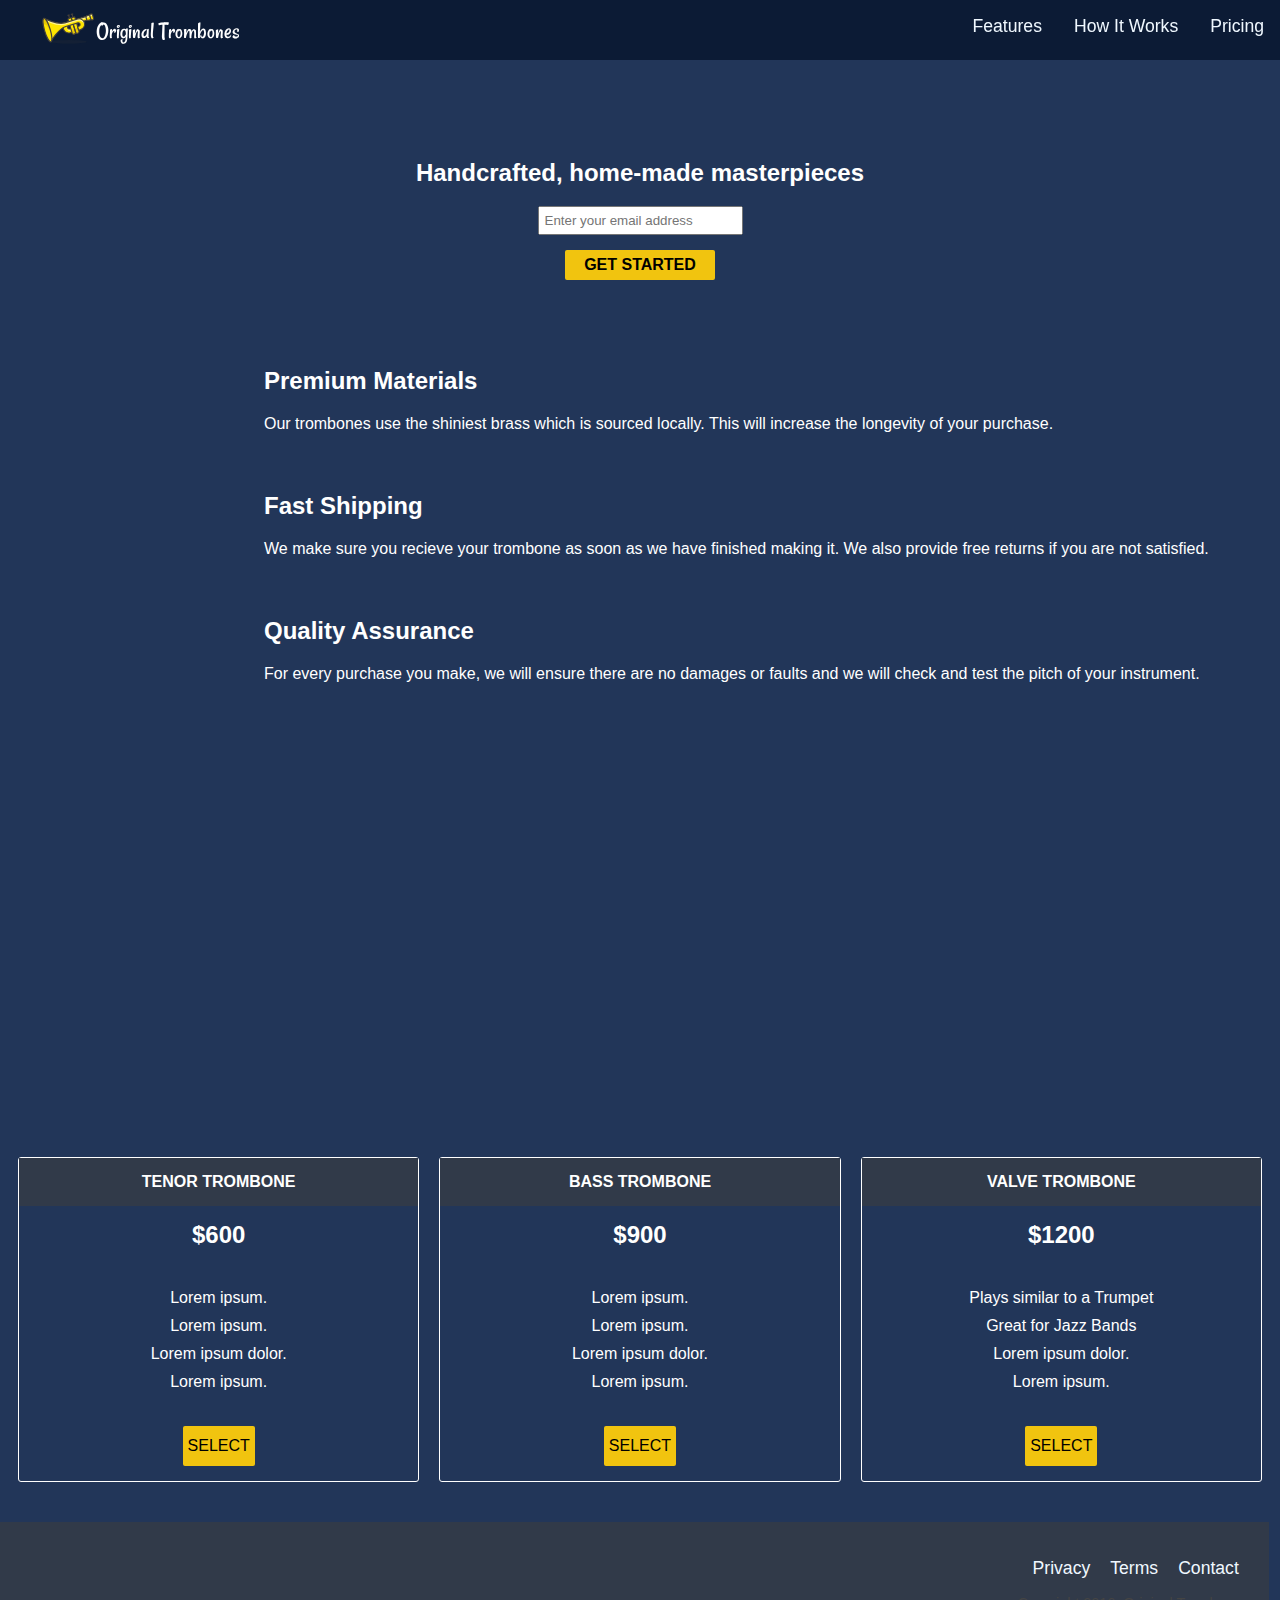
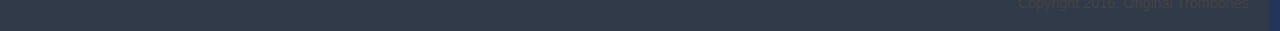
<file: frontend/landing_page/index.html>
<!doctype html>
<html lang="en">

<head>
    <meta charset="utf-8">
    <meta name="viewport" content="width=device-width, initial-scale=1">
    <title>Product Landing Page</title>
    <link rel="stylesheet" href="css/style.css">
</head>

<body>
    <link rel="stylesheet" href="https://use.fontawesome.com/releases/v5.8.1/css/all.css"
        integrity="sha384-50oBUHEmvpQ+1lW4y57PTFmhCaXp0ML5d60M1M7uH2+nqUivzIebhndOJK28anvf" crossorigin="anonymous" />
    <link rel="stylesheet" href="https://fonts.googleapis.com/css?family=Rancho&effect=shadow-multiple
    ">
    <!-- Header Section -->
    <header id="header">

        <!-- Header Images-->
        <figure id="logo">
            <img id="header-img" src="assets/696trumpet_100856.svg">
            <figcaption>Original Trombones</figcaption>
        </figure>
        <!-- This is Navigation bar-->
        <nav id="nav-bar">
            <ul>
                <li>
                    <a href="#" class="nav-link">Features</a>
                </li>
                <li>
                    <a href="#" class="nav-link">How It Works</a>
                </li>
                <li>
                    <a href="#" class="nav-link">Pricing</a>
                </li>
            </ul>

        </nav>
    </header>
    <!-- Form submit an email -->
    <section id="form-section">
        <h2>Handcrafted, home-made masterpieces</h2>
        <form id="form" action="https://www.freecodecamp.com/email-submit">
            <input name="email" id="email" type="email" placeholder="Enter your email address" required>
            <input type="submit" id="submit" class="btn" value="Get Started">
        </form>
    </section>

    <div class="container">
        <section id="features">
            <div class="grid">
                <div class="icon"><i class="fa fa-3x fa-fire"></i></div>
                <div class="desc">
                    <h2>Premium Materials</h2>
                    <p>
                        Our trombones use the shiniest brass which is sourced locally. This
                        will increase the longevity of your purchase.
                    </p>
                </div>
            </div>
            <div class="grid">
                <div class="icon"><i class="fa fa-3x fa-truck"></i></div>
                <div class="desc">
                    <h2>Fast Shipping</h2>
                    <p>
                        We make sure you recieve your trombone as soon as we have finished
                        making it. We also provide free returns if you are not satisfied.
                    </p>
                </div>
            </div>
            <div class="grid">
                <div class="icon">
                    <i class="fa fa-3x fa-battery-full" aria-hidden="true"></i>
                </div>
                <div class="desc">
                    <h2>Quality Assurance</h2>
                    <p>
                        For every purchase you make, we will ensure there are no damages or
                        faults and we will check and test the pitch of your instrument.
                    </p>
                </div>
            </div>
        </section>
        <section id="how-it-works">
            <iframe id="video" height="315"
                src="https://www.youtube-nocookie.com/embed/y8Yv4pnO7qc?rel=0&amp;controls=0&amp;showinfo=0"
                frameborder="0" allowfullscreen></iframe>
        </section>
        <section id="pricing">
            <div class="product" id="tenor">
                <div class="level">Tenor Trombone</div>
                <h2>$600</h2>
                <ol>
                    <li>Lorem ipsum.</li>
                    <li>Lorem ipsum.</li>
                    <li>Lorem ipsum dolor.</li>
                    <li>Lorem ipsum.</li>
                </ol>
                <button class="btn">Select</button>
            </div>
            <div class="product" id="bass">
                <div class="level">Bass Trombone</div>
                <h2>$900</h2>
                <ol>
                    <li>Lorem ipsum.</li>
                    <li>Lorem ipsum.</li>
                    <li>Lorem ipsum dolor.</li>
                    <li>Lorem ipsum.</li>
                </ol>
                <button class="btn">Select</button>
            </div>
            <div class="product" id="valve">
                <div class="level">Valve Trombone</div>
                <h2>$1200</h2>
                <ol>
                    <li>Plays similar to a Trumpet</li>
                    <li>Great for Jazz Bands</li>
                    <li>Lorem ipsum dolor.</li>
                    <li>Lorem ipsum.</li>
                </ol>
                <button class="btn">Select</button>
            </div>
        </section>
        <footer>
            <ul>
                <li><a href="#">Privacy</a></li>
                <li><a href="#">Terms</a></li>
                <li><a href="#">Contact</a></li>
            </ul>
            <span>Copyright 2016, Original Trombones</span>
        </footer>
    </div>

</body>

</html>
</file>
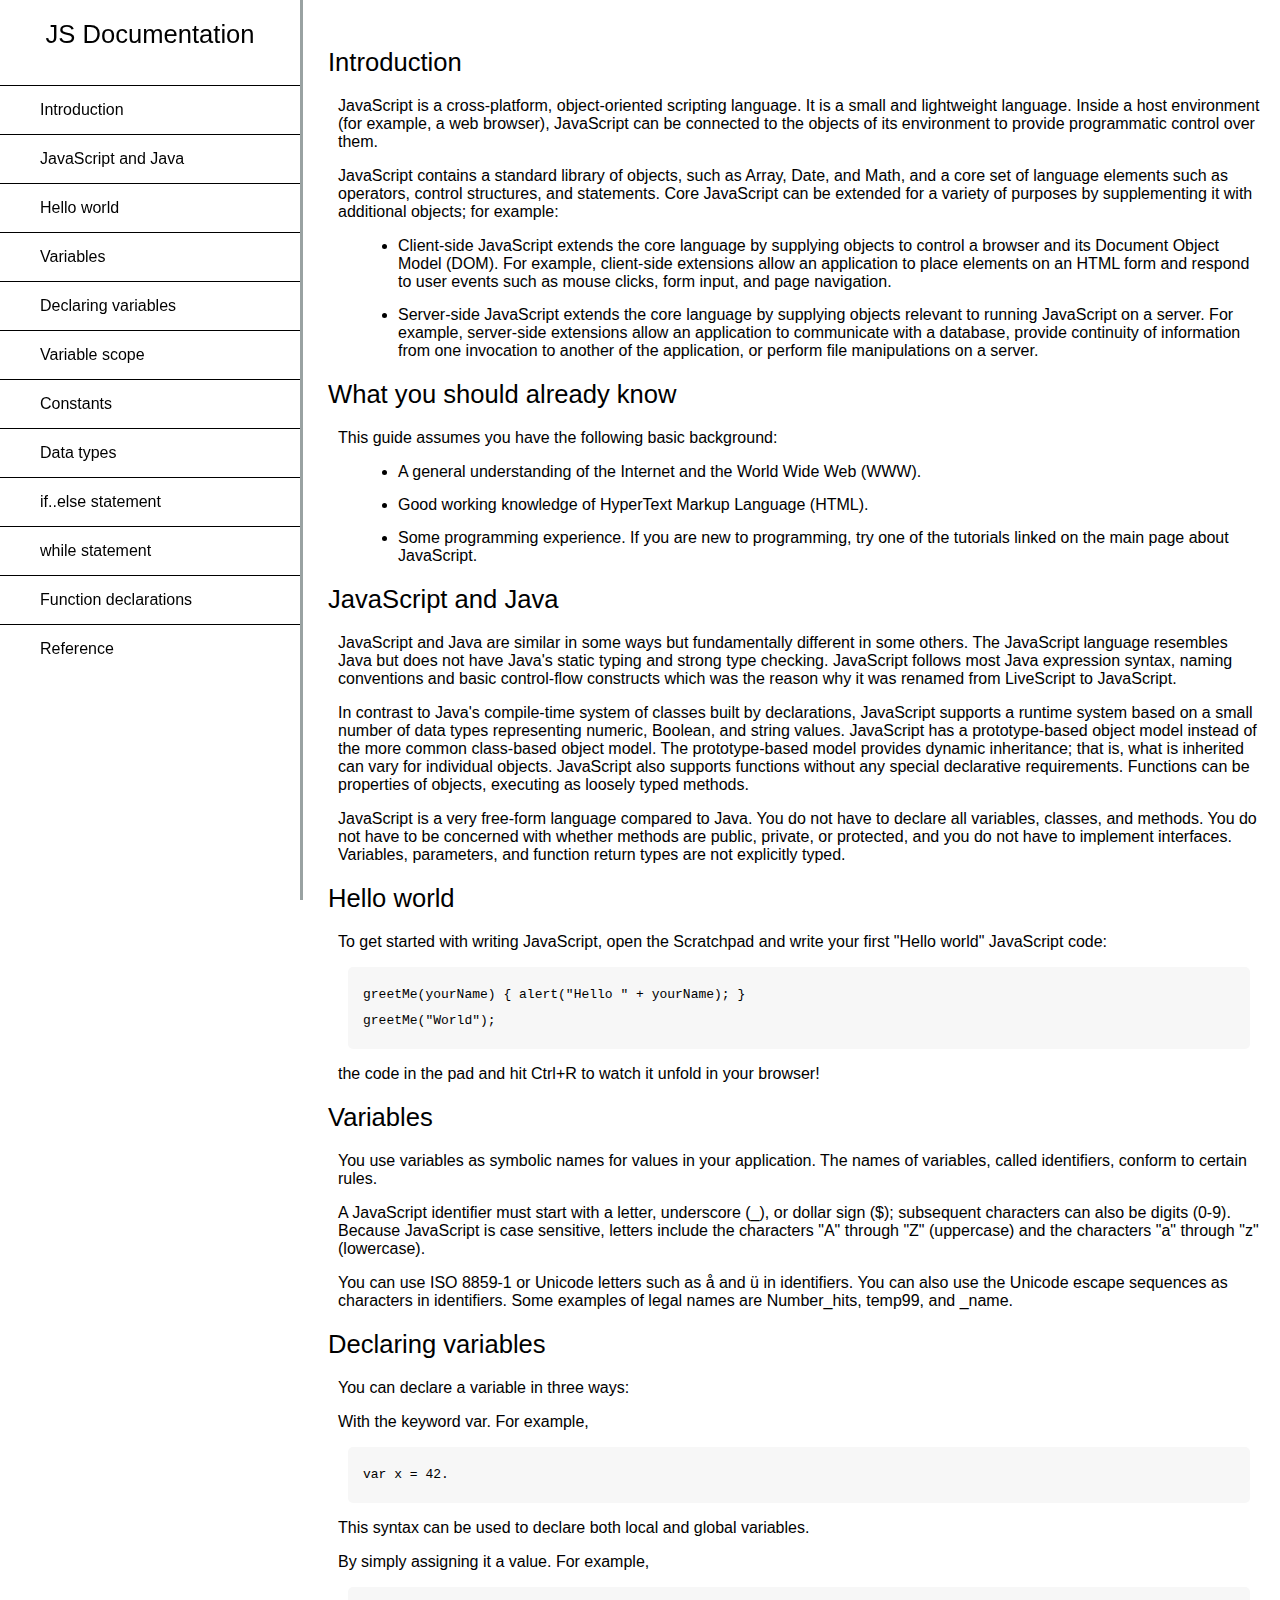
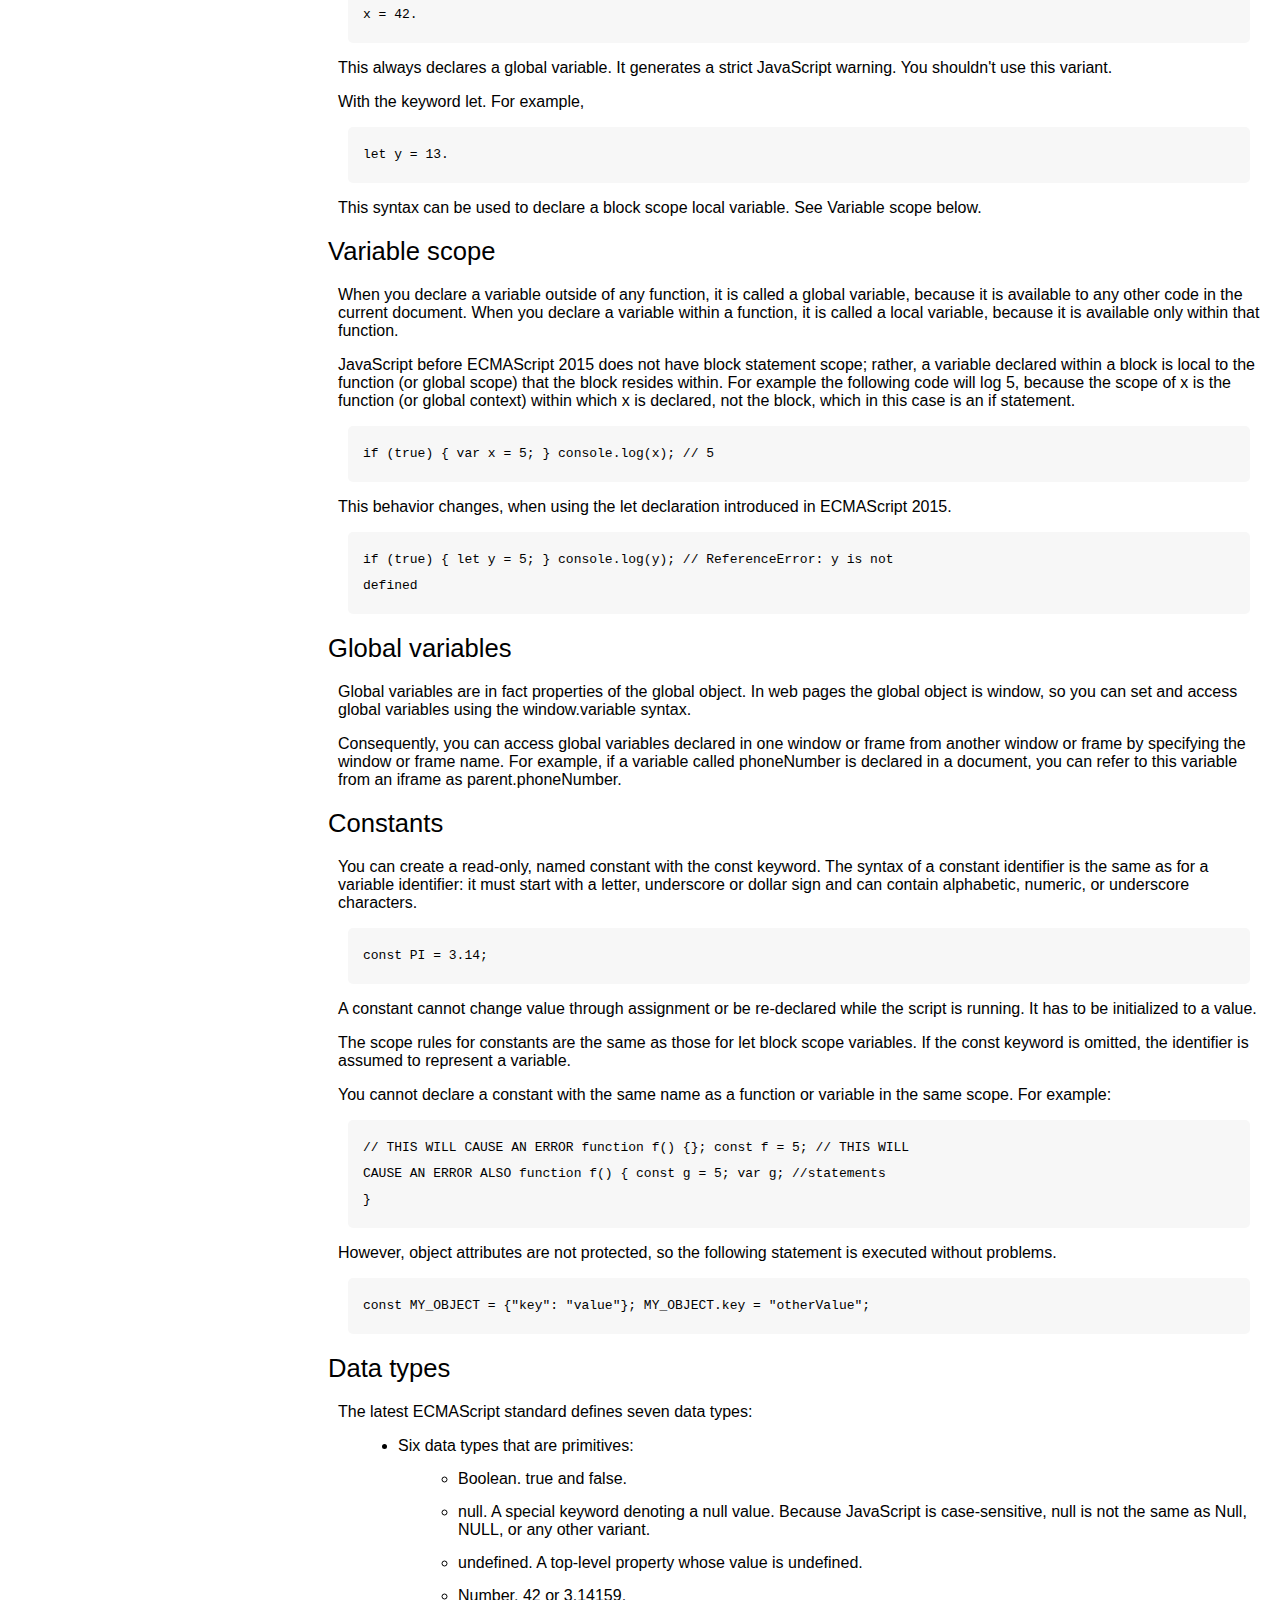
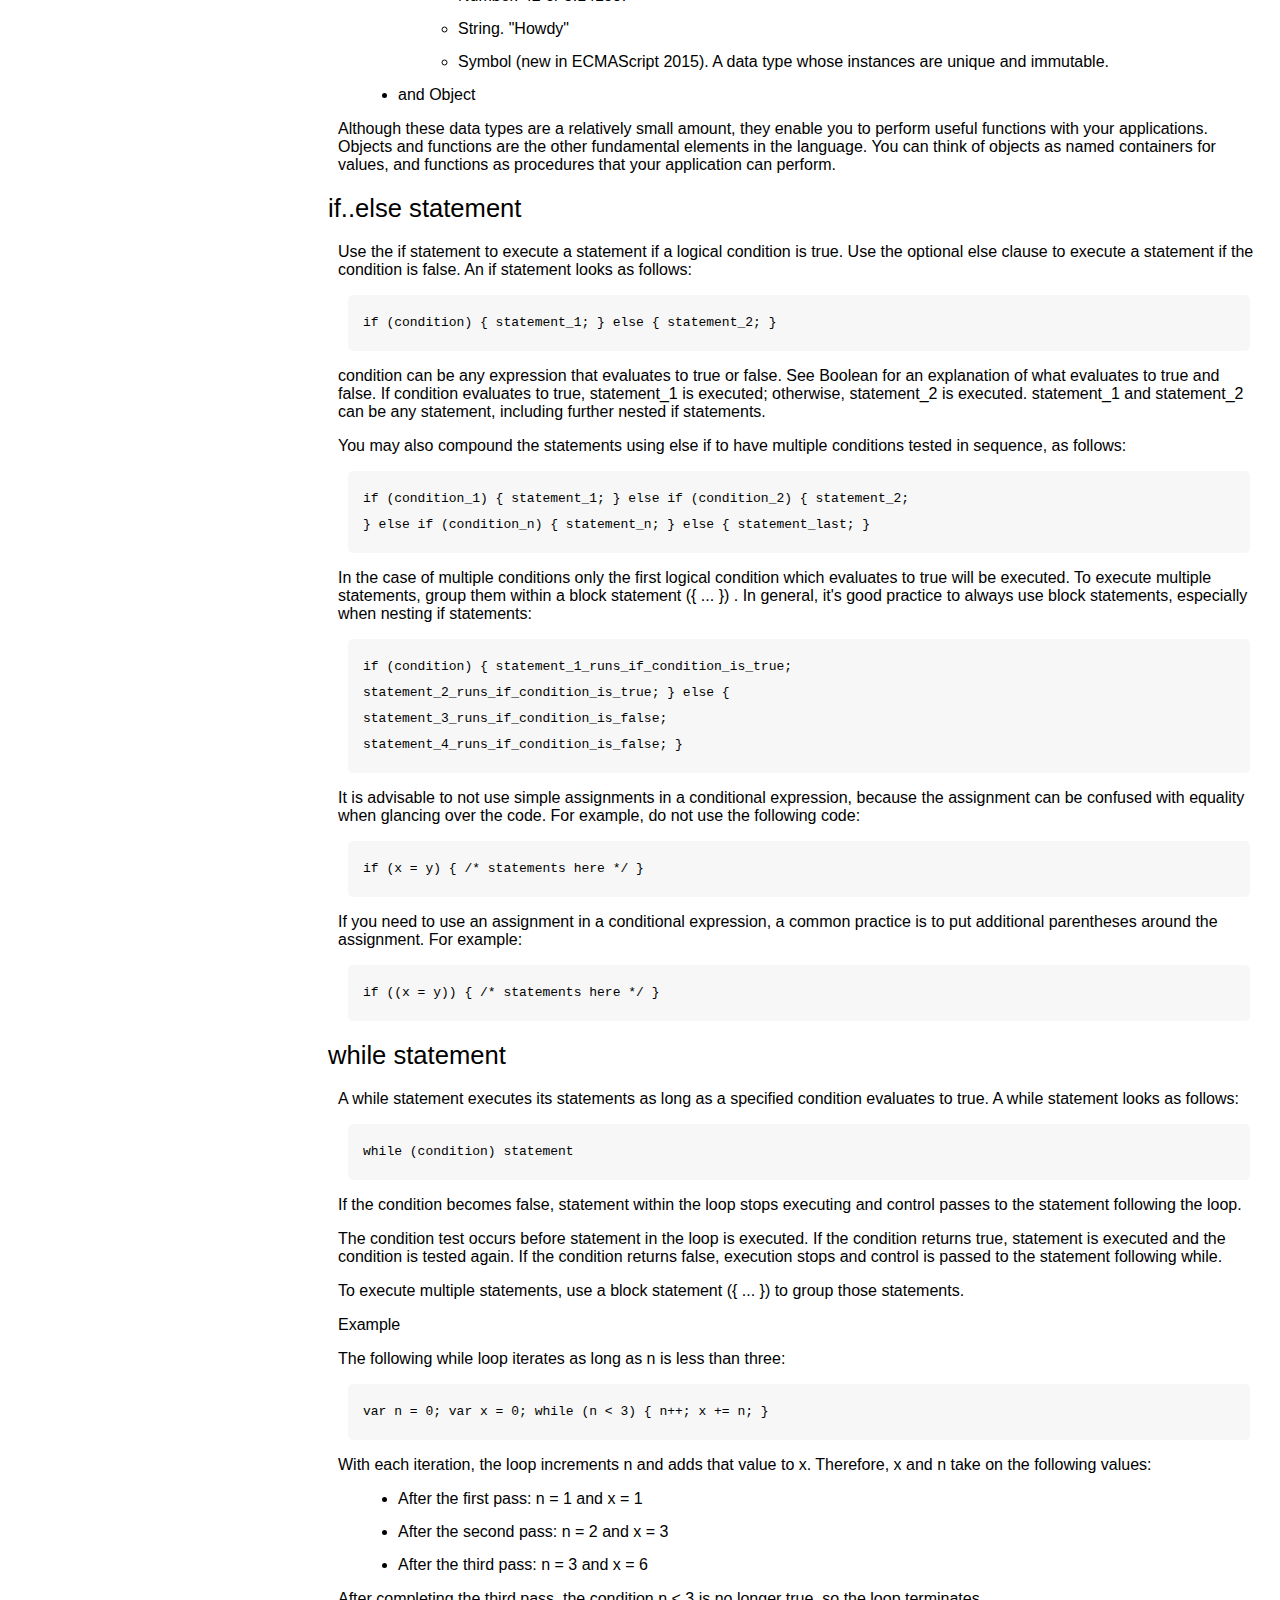
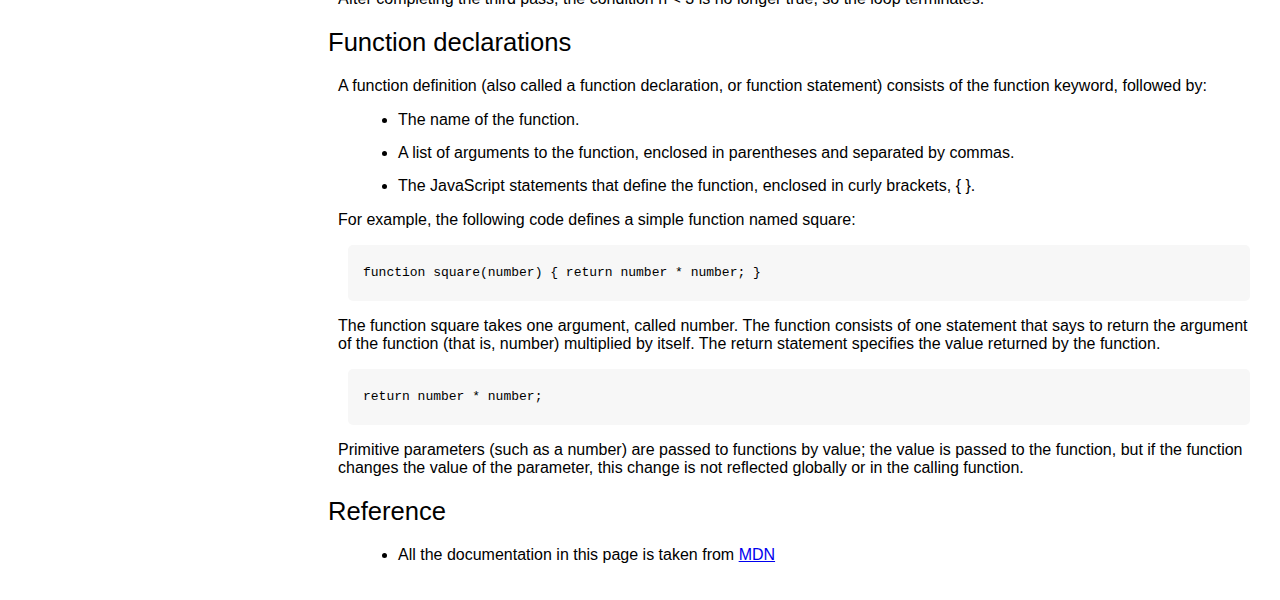
<file: frontend/tech-docs/index.html>
<!doctype html>
<html lang="en">

<head>
    <!-- Required meta tags -->
    <meta charset="utf-8">
    <meta name="viewport" content="width=device-width, initial-scale=1">



    <link href="style.css" rel="stylesheet">

    <title>JS Documentations</title>
</head>

<body>

    <nav id="navbar">
        <header>JS Documentation</header>
        <ul>
            <li><a class="nav-link" href="#Introduction">Introduction</a></li>
            <li><a class="nav-link" href="#JavaScript_and_Java">JavaScript and Java</a></li>
            <li><a class="nav-link" href="#Hello_world">Hello world</a></li>
            <li><a class="nav-link" href="#Variables">Variables</a></li>
            <li><a class="nav-link" href="#Declaring _variables">Declaring variables</a></li>
            <li><a class="nav-link" href="#Variable_scope">Variable scope</a></li>
            <li><a class="nav-link" href="#Constants">Constants</a></li>
            <li><a class="nav-link" href="#Data_types">Data types</a></li>
            <li><a class="nav-link" href="#if..else_statement">if..else statement</a></li>
            <li><a class="nav-link" href="#while_statement">while statement</a></li>
            <li><a class="nav-link" href="#Function_declarations">Function declarations</a></li>
            <li><a class="nav-link" href="#Reference">Reference</a></li>
        </ul>
    </nav>
    <main id="main-doc">
        <section class="main-section" id="Introduction">
            <header>Introduction</header>
            <p>
                JavaScript is a cross-platform, object-oriented scripting language. It is a small and lightweight
                language. Inside a host environment (for example, a web browser), JavaScript can be connected to the
                objects of its environment to provide programmatic control over them.
            </p>
            <p>
                JavaScript contains a standard library of objects, such as Array, Date, and Math, and a core set of
                language elements such as operators, control structures, and statements. Core JavaScript can be extended
                for a variety of purposes by supplementing it with additional objects; for example:
            </p>
            <ul>
                <li>Client-side JavaScript extends the core language by supplying objects to control a browser and its
                    Document Object Model (DOM). For example, client-side extensions allow an application to place
                    elements on an HTML form and respond to user events such as mouse clicks, form input, and page
                    navigation.</li>
                <li>Server-side JavaScript extends the core language by supplying objects relevant to running JavaScript
                    on a server. For example, server-side extensions allow an application to communicate with a
                    database, provide continuity of information from one invocation to another of the application, or
                    perform file manipulations on a server.</li>
            </ul>
        </section>
        <section class="main-section" id="What_you_should_already_know">
            <header>What you should already know</header>
            <p>
                This guide assumes you have the following basic background:
            </p>
            <ul>
                <li>A general understanding of the Internet and the World Wide Web (WWW).
                </li>
                <li>Good working knowledge of HyperText Markup Language (HTML).
                </li>
                <li>Some programming experience. If you are new to programming, try one of the tutorials linked on the
                    main page about JavaScript.
                </li>
            </ul>
        </section>
        <section class="main-section" id="JavaScript_and_Java">
            <header>JavaScript and Java</header>
            <p>JavaScript and Java are similar in some ways but fundamentally different in some others. The JavaScript
                language resembles Java but does not have Java's static typing and strong type checking. JavaScript
                follows most Java expression syntax, naming conventions and basic control-flow constructs which was the
                reason why it was renamed from LiveScript to JavaScript.

            </p>
            <p>In contrast to Java's compile-time system of classes built by declarations, JavaScript supports a runtime
                system based on a small number of data types representing numeric, Boolean, and string values.
                JavaScript has a prototype-based object model instead of the more common class-based object model. The
                prototype-based model provides dynamic inheritance; that is, what is inherited can vary for individual
                objects. JavaScript also supports functions without any special declarative requirements. Functions can
                be properties of objects, executing as loosely typed methods.

            </p>
            <p>JavaScript is a very free-form language compared to Java. You do not have to declare all variables,
                classes, and methods. You do not have to be concerned with whether methods are public, private, or
                protected, and you do not have to implement interfaces. Variables, parameters, and function return types
                are not explicitly typed.

            </p>
        </section>
        <section class="main-section" id="Hello_world">
            <header>Hello world</header>
            <p>To get started with writing JavaScript, open the Scratchpad and write your first "Hello world" JavaScript
                code:
            </p>
            <code> greetMe(yourName) { alert("Hello " + yourName); }
                greetMe("World");
            </code>
            <p> the code in the pad and hit Ctrl+R to watch it unfold in your browser!
            </p>
        </section>
        <section class="main-section" id="Variables">
            <header>Variables</header>
            <p>You use variables as symbolic names for values in your application. The names of variables, called
                identifiers, conform to certain rules.

            </p>
            <p>A JavaScript identifier must start with a letter, underscore (_), or dollar sign ($); subsequent
                characters can also be digits (0-9). Because JavaScript is case sensitive, letters include the
                characters "A" through "Z" (uppercase) and the characters "a" through "z" (lowercase).

            </p>
            <p>You can use ISO 8859-1 or Unicode letters such as å and ü in identifiers. You can also use the Unicode
                escape sequences as characters in identifiers. Some examples of legal names are Number_hits, temp99, and
                _name.

            </p>
        </section>
        <section class="main-section" id="Declaring_variables">
            <header>Declaring variables</header>
            <p>You can declare a variable in three ways:</p>
            <p>With the keyword var. For example,</p>
            <code>var x = 42.</code>
            <p>This syntax can be used to declare both local and global variables.</p>

            <p>By simply assigning it a value. For example,</p>
            <code>x = 42.</code>
            <p>This always declares a global variable. It generates a strict JavaScript warning. You shouldn't use this
                variant.</p>

            <p>With the keyword let. For example,</p>
            <code>let y = 13.</code>
            <p>This syntax can be used to declare a block scope local variable. See Variable scope below.</p>
        </section>
        <section class="main-section" id="Variable_scope">
            <header>Variable scope</header>
            <p>When you declare a variable outside of any function, it is called a global variable, because it is
                available to any other code in the current document. When you declare a variable within a function, it
                is called a local variable, because it is available only within that function.</p>

            <p>JavaScript before ECMAScript 2015 does not have block statement scope; rather, a variable declared within
                a block is local to the function (or global scope) that the block resides within. For example the
                following code will log 5, because the scope of x is the function (or global context) within which x is
                declared, not the block, which in this case is an if statement.</p>

            <code>if (true) { var x = 5; } console.log(x); // 5</code>
            <p>This behavior changes, when using the let declaration introduced in ECMAScript 2015.</p>

            <code>if (true) { let y = 5; } console.log(y); // ReferenceError: y is not
                defined</code>
        </section>
        <section class="main-section" id="Global_variables">
            <header>Global variables</header>
            <p>Global variables are in fact properties of the global object. In web pages the global object is window,
                so you can set and access global variables using the window.variable syntax.

            </p>
            <p>Consequently, you can access global variables declared in one window or frame from another window or
                frame by specifying the window or frame name. For example, if a variable called phoneNumber is declared
                in a document, you can refer to this variable from an iframe as parent.phoneNumber.

            </p>
        </section>
        <section class="main-section" id="Constants">
            <header>Constants</header>
            <p>You can create a read-only, named constant with the const keyword. The syntax of a constant identifier is
                the same as for a variable identifier: it must start with a letter, underscore or dollar sign and can
                contain alphabetic, numeric, or underscore characters.

            </p>
            <code>const PI = 3.14;
            </code>
            <p>A constant cannot change value through assignment or be re-declared while the script is running. It has
                to be initialized to a value.

            </p>
            <p>The scope rules for constants are the same as those for let block scope variables. If the const keyword
                is omitted, the identifier is assumed to represent a variable.

            </p>
            <p>You cannot declare a constant with the same name as a function or variable in the same scope. For
                example:

            </p>
            <code>// THIS WILL CAUSE AN ERROR function f() {}; const f = 5; // THIS WILL
                CAUSE AN ERROR ALSO function f() { const g = 5; var g; //statements
                }</code>
            <p>However, object attributes are not protected, so the following statement is executed without problems.
            </p>
            <code>const MY_OBJECT = {"key": "value"}; MY_OBJECT.key = "otherValue";
            </code>
        </section>
        <section class="main-section" id="Data_types">
            <header>Data types</header>
            <p>The latest ECMAScript standard defines seven data types:

            </p>
            <ul>
                <li>Six data types that are primitives:
                    <ul>
                        <li>Boolean. true and false.
                        </li>
                        <li>null. A special keyword denoting a null value. Because JavaScript is case-sensitive, null is
                            not the same as Null, NULL, or any other variant.
                        </li>
                        <li>undefined. A top-level property whose value is undefined.
                        </li>
                        <li>Number. 42 or 3.14159.
                        </li>
                        <li>String. "Howdy"
                        </li>
                        <li>Symbol (new in ECMAScript 2015). A data type whose instances are unique and immutable.
                        </li>
                    </ul>
                </li>
                <li>and Object
                </li>
            </ul>
            <p>Although these data types are a relatively small amount, they enable you to perform useful functions with
                your applications. Objects and functions are the other fundamental elements in the language. You can
                think of objects as named containers for values, and functions as procedures that your application can
                perform.
            </p>
        </section>
        <section class="main-section" id="if..else_statement">
            <header>if..else statement</header>
            <p>Use the if statement to execute a statement if a logical condition is true. Use the optional else clause
                to execute a statement if the condition is false. An if statement looks as follows:
            </p>
            <code>if (condition) { statement_1; } else { statement_2; }
            </code>
            <p>condition can be any expression that evaluates to true or false. See Boolean for an explanation of what
                evaluates to true and false. If condition evaluates to true, statement_1 is executed; otherwise,
                statement_2 is executed. statement_1 and statement_2 can be any statement, including further nested if
                statements.
            </p>
            <p>You may also compound the statements using else if to have multiple conditions tested in sequence, as
                follows:

            </p>
            <code>if (condition_1) { statement_1; } else if (condition_2) { statement_2;
                } else if (condition_n) { statement_n; } else { statement_last; }</code>
<p>In the case of multiple conditions only the first logical condition which evaluates to true will be executed. To execute multiple statements, group them within a block statement ({ ... }) . In general, it's good practice to always use block statements, especially when nesting if statements:
</p>
<code>if (condition) { statement_1_runs_if_condition_is_true;
    statement_2_runs_if_condition_is_true; } else {
    statement_3_runs_if_condition_is_false;
    statement_4_runs_if_condition_is_false; }</code>
    <p>It is advisable to not use simple assignments in a conditional expression, because the assignment can be confused with equality when glancing over the code. For example, do not use the following code:
    </p>
    <code>if (x = y) { /* statements here */ }
    </code>
    <p>If you need to use an assignment in a conditional expression, a common practice is to put additional parentheses around the assignment. For example:
    </p>
    <code>if ((x = y)) { /* statements here */ }
    </code>
        </section>
        <section class="main-section" id="while_statement">
            <header>while statement</header>
            <p>A while statement executes its statements as long as a specified condition evaluates to true. A while statement looks as follows:
            </p>
            <code>while (condition) statement
            </code>
 <p>If the condition becomes false, statement within the loop stops executing and control passes to the statement following the loop.
</p>
<p>The condition test occurs before statement in the loop is executed. If the condition returns true, statement is executed and the condition is tested again. If the condition returns false, execution stops and control is passed to the statement following while.

</p>
<p>To execute multiple statements, use a block statement ({ ... }) to group those statements.

</p>
<p>Example</p>
<p>The following while loop iterates as long as n is less than three:

</p>
<code>var n = 0; var x = 0; while (n < 3) { n++; x += n; }
</code>
<p>With each iteration, the loop increments n and adds that value to x. Therefore, x and n take on the following values:

</p>
<ul>
    <li>After the first pass: n = 1 and x = 1
    </li>
    <li>After the second pass: n = 2 and x = 3
    </li>
    <li>After the third pass: n = 3 and x = 6
    </li>
</ul>
<p>After completing the third pass, the condition n < 3 is no longer true, so the loop terminates.

</p>
        </section>
        <section class="main-section" id="Function_declarations">
            <header>Function declarations</header>
            <p>A function definition (also called a function declaration, or function statement) consists of the function keyword, followed by:
            </p>
            <ul>
                <li>The name of the function.
                </li>
                <li>A list of arguments to the function, enclosed in parentheses and separated by commas.
                </li>
                <li>The JavaScript statements that define the function, enclosed in curly brackets, { }.
                </li>
            </ul>
            <p>For example, the following code defines a simple function named square:

            </p>
            <code>function square(number) { return number * number; }
            </code>
            <p>The function square takes one argument, called number. The function consists of one statement that says to return the argument of the function (that is, number) multiplied by itself. The return statement specifies the value returned by the function.

            </p>
            <code>return number * number;
            </code>
            <p>Primitive parameters (such as a number) are passed to functions by value; the value is passed to the function, but if the function changes the value of the parameter, this change is not reflected globally or in the calling function.

            </p>
        </section>
        <section class="main-section" id="Reference">
            <header>Reference</header>
            <ul>
                <li>All the documentation in this page is taken from <a href="https://developer.mozilla.org/en-US/docs/Web/JavaScript/Guide">MDN</a>
                </li>
            </ul>
        </section>
    </main>

</body>

</html>
</file>
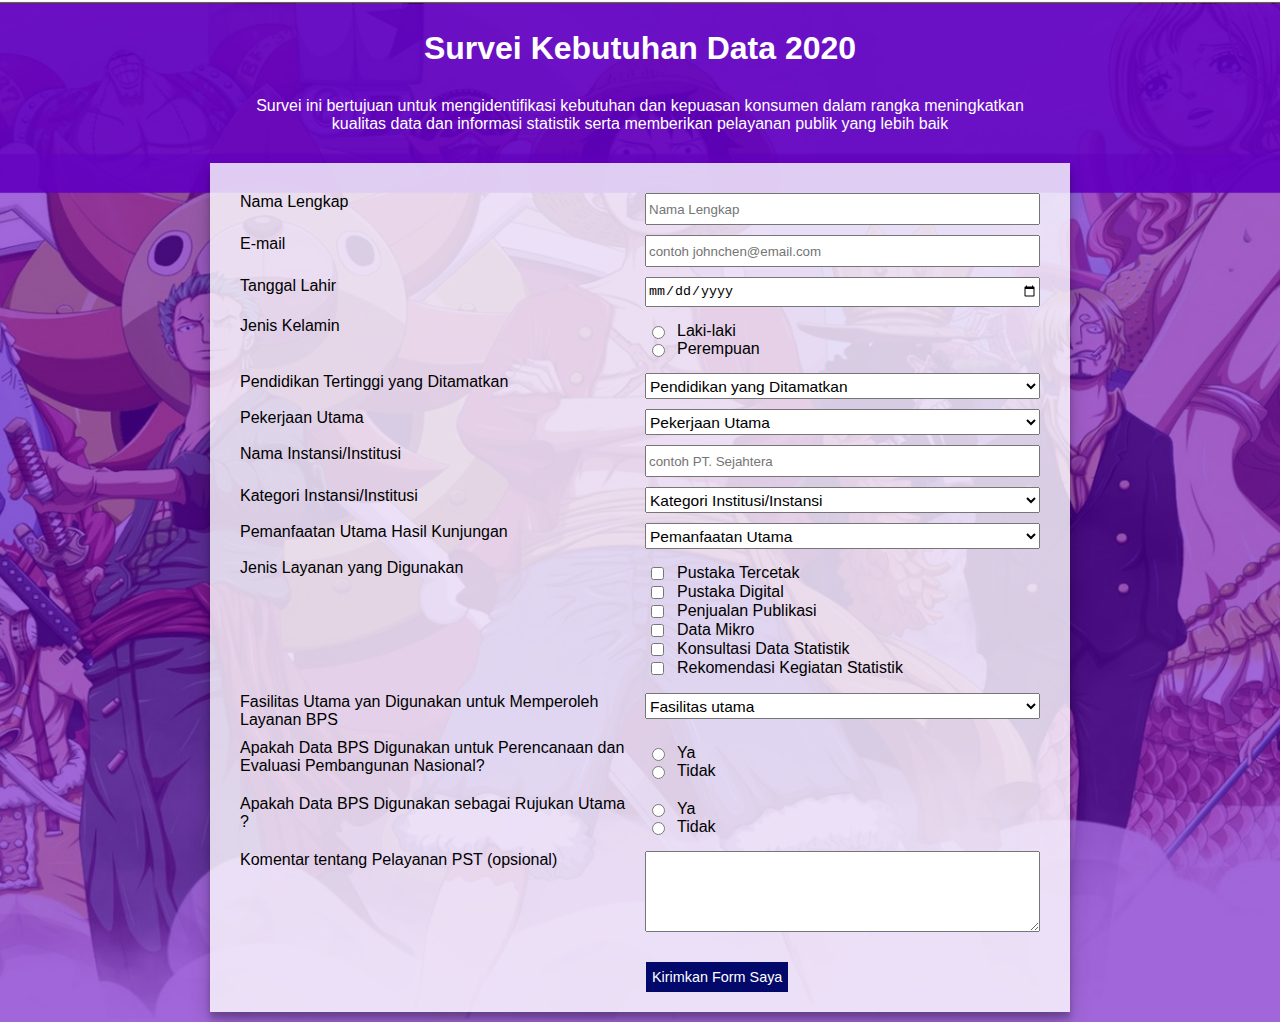
<file: frontend/web_skd/index.html>
<!DOCTYPE html>
<html lang="en">

<head>
    <meta charset="UTF-8">
    <meta name="viewport" content="width=device-width, initial-scale=1.0">
    <title>Survei Kebutuhan Data</title>
    <link rel="stylesheet" href="assets/css/styles.css">
</head>

<body>
    <main id="main">
        
        <section id="form-header">
            <h1 id="title">Survei Kebutuhan Data 2020</h1>
            <p id="description">Survei ini bertujuan untuk mengidentifikasi kebutuhan dan kepuasan konsumen dalam rangka meningkatkan kualitas data dan informasi statistik serta memberikan pelayanan publik yang lebih baik</p>
        </section>
        <a href="https://www.vecteezy.com/free-vector/vector" style="display: none">Vector Vectors by Vecteezy</a>
        <section id="form-body">
            <form id="survey-form" autocomplete="on">
                <label for="name" id="name-label" class="label-top">Nama Lengkap</label>
                <input type="text" class="input-box" id="name" placeholder="Nama Lengkap" required min-length=2 max-length=70>
                <label for="email" class="label-top" id="email-label">E-mail</label>
                <input type="email" class="input-box" id="email" placeholder="contoh johnchen@email.com" required="">
                <label for="dob" class="label-top" id="dob-label">Tanggal Lahir</label>
                <input type="date" class="input-box" name="dob" id="dob" required>
                <label for="gender" class="label-top" id="gender-label">Jenis Kelamin</label>
                <fieldset id="gender-fs">
                    <input type="radio" id="male" name="gender" required>
                    <label for="male" id="male-label">Laki-laki</label>
                    <input type="radio" id="female" name="gender">
                    <label for="female" id="female-label">Perempuan</label>
                </fieldset>
                <label for="educations" id="educations-label" class="label-top">Pendidikan Tertinggi yang Ditamatkan</label>
                <select name="educations" class="input-box" id="educations" required>
                    <option disabled selected value> Pendidikan yang Ditamatkan </option>
                    <option value="1">&#8804; SMA atau Sederajat</option>
                    <option value="2">D1/D2/D3</option>
                    <option value="3">D4/S1</option>
                    <option value="4">S2</option>
                    <option value="5">S3</option>
                </select>
                <label for="main-job" id="main-job-label" class="label-top">Pekerjaan Utama</label>
                <select name="main-job" class="input-box" id="main-job" required>
                    <option disabled selected value> Pekerjaan Utama </option>
                    <option value="1">Pelajar/Mahasiswa</option>
                    <option value="2">Peneliti/Dosen</option>
                    <option value="3">PNS/TNI/POLRI</option>
                    <option value="4">Pegawai BMUN/D</option>
                    <option value="5">Pegawai Swasta</option>
                    <option value="6">Wiraswasta</option>
                    <option value="7">Lainnya</option>
                </select>
                <label for="agency-name" class="label-top" id="agency-name-label">Nama Instansi/Institusi</label>
                <input type="text" class="input-box" id="agency-name" placeholder="contoh PT. Sejahtera" required>
                <label for="agency-category" class="label-top" id="agency-category-label">Kategori Instansi/Institusi</label>
                <select name="agency-category" class="input-box" id="agency-category" required>
                    <option disabled selected value> Kategori Institusi/Instansi </option>
                    <option value="1">Lembaga Pendidikan &#38; Penelitian Dalam Negeri</option>
                    <option value="2">Lembaga Pendidikan &#38; Penelitian Luar Negeri</option>
                    <option value="3"> Kementerian &#38; Lembaga Pemerintah</option>
                    <option value="4">Lembaga Internasional</option>
                    <option value="5">Media Massa</option>
                    <option value="6">Pemerintah Daerah</option>
                    <option value="7">Perbankan</option>
                    <option value="8">BUMN/BUMD</option>
                    <option value="9">Swasta Lainnya</option>
                    <option value="10">Lainnya</option>
                </select>
                <label for="util" class="label-top" id="util-label">Pemanfaatan Utama Hasil Kunjungan</label>
                <select name="util" class="input-box" id="util" required>
                    <option disabled selected value> Pemanfaatan Utama </option>
                    <option value="1">Tugas Sekolah/Kuliah</option>
                    <option value="2">Pemerintahan</option>
                    <option value="3">Komersial</option>
                    <option value="4">Penelitian</option>
                    <option value="5">Lainnya</option>
                </select>
                <label for="services-used" class="label-top" id="services-used-label">Jenis Layanan yang Digunakan<br><span id="error-services-used">Field ini harus dipilih salah satu</span></label>
                <fieldset id="services-used">
                    <input type="checkbox" id="printed-references" name="services-used" value="1"> <label for="printed-references" id="printed-references-label">Pustaka Tercetak</label>
                    <input type="checkbox" id="digital-references" name="services-used" value="2"> <label for="digital-references" id="digital-references-label">Pustaka Digital</label>
                    <input type="checkbox" id="sales-pub" name="services-used" value="4"><label for="sales-pub" id="sales-pub-label">Penjualan Publikasi</label>
                    <input type="checkbox" id="micro-data" name="services-used" value="8"><label for="micro-data" id="micro-data-label">Data Mikro</label>
                    <input type="checkbox" id="consult-stat-data" name="services-used" value="16"><label for="consult-stat-data" id="consult-stat-data-label">Konsultasi Data Statistik</label>
                    <input type="checkbox" id="rek-stat" name="services-used" value="32"><label for="rek-stat" id="rek-stat-label">Rekomendasi Kegiatan Statistik</label>
                </fieldset>
                <label for="dropdown" class="label-top" id="main-facilities-label">Fasilitas Utama yan Digunakan untuk Memperoleh Layanan BPS</label>
                <select name="main-facilities" class="input-box" id="dropdown" required>
                    <option disabled selected value> Fasilitas utama </option>
                    <option value="1">Website BPS</option>
                    <option value="2">AllStats BPS (aplikasi android dan iOS</option>
                    <option value="3">Silastik (silastik.go.id)</option>
                    <option value="4">Sirusa (sirusa.bps.go.id)</option>
                    <option value="5">Romantik <i>Online</i></option>
                    <option value="6">Telepon/Faksimile</option>
                    <option value="7">E-mail/Surat</option>
                    <option value="8">Datang langsung ke PST</option>
                    <option value="9">Lainnya</option>
                </select>
                <label for="pertanyaan12" class="label-top" id="pertanyaan12-label">Apakah Data BPS Digunakan untuk Perencanaan dan Evaluasi Pembangunan Nasional?</label>
                <fieldset id="pertanyaan12">
                    <input type="radio" id="yes12" name="pertanyaan12" value="1" required><label for="yes12" id="yes12-label">Ya</label>
                    <input type="radio" id="no12" name="pertanyaan12"><label for="no12" id="no12-label">Tidak</label>
                </fieldset>
                <label for="pertanyaan13" class="label-top" id="pertanyaan13-label">Apakah Data BPS Digunakan sebagai Rujukan Utama ?</label>
                <fieldset id="pertanyaan13">
                    <input type="radio" id="yes13" name="pertanyaan13" value="1" required><label for="yes13" id="yes13-label">Ya</label>
                    <input type="radio" id="no13" name="pertanyaan13"><label for="no13" id="no13-label">Tidak</label>
                </fieldset>
                <label for="comments" class="label-top" id="comments-label">Komentar tentang Pelayanan PST (opsional)</label>
                <textarea name="comments" id="comments" cols="30" rows="5"></textarea>
                <input id="submit" type="submit" value="Kirimkan Form Saya"></input>
            </form>
        </section>
    </main>
    <script>
    var service_name = document.getElementsByName("services-used");
    var service_id = document.getElementById("services-used");
    var form_element = document.getElementById("survey-form");

    function myFunction() {

        let class_form_submitted = "submitted";
        if (!form_element.classList.contains(class_form_submitted)) {
            form_element.classList.add("submitted");
        }

        if (!isValid()) {
            document.getElementById("error-services-used").setAttribute("style", "display:block;");
            service_id.setAttribute("style", "box-shadow: 0 0 5px 1px red;");
        } else {
            document.getElementById("error-services-used").setAttribute("style", "display:none;");
            service_id.setAttribute("style", "box-shadow: none;");

        }
    }
    document.getElementById("submit").addEventListener("click", myFunction, true);

    function isValid() {

        let valid_ = false;

        service_name.forEach(item => {
            if (item.checked) {
                valid_ = true;
            }
        });
        return valid_;
    }


    service_name.forEach(item => {
        item.addEventListener("change", function() {
            document.getElementById("error-services-used").setAttribute("style", "display:none;");
            service_id.setAttribute("style", "box-shadow: none;");
        }, true);
    });
    </script>
</body>

</html>
</file>
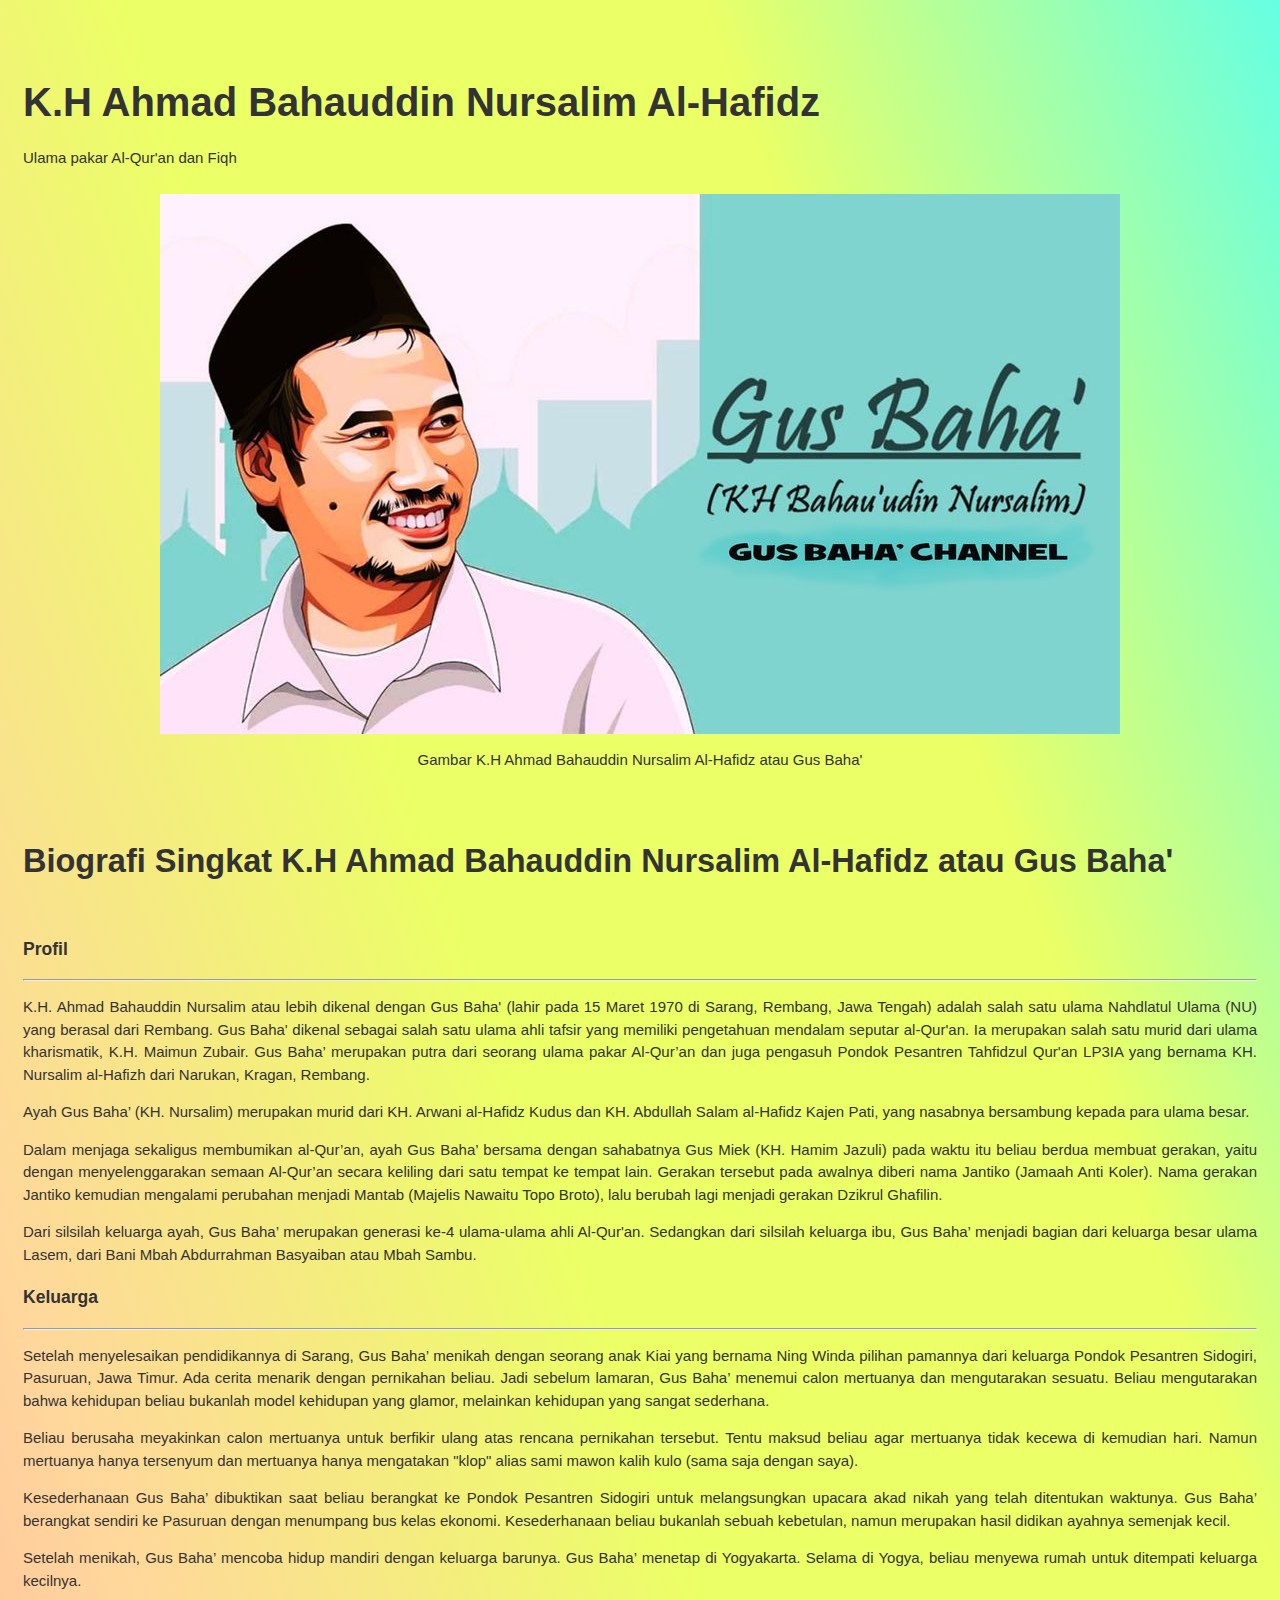
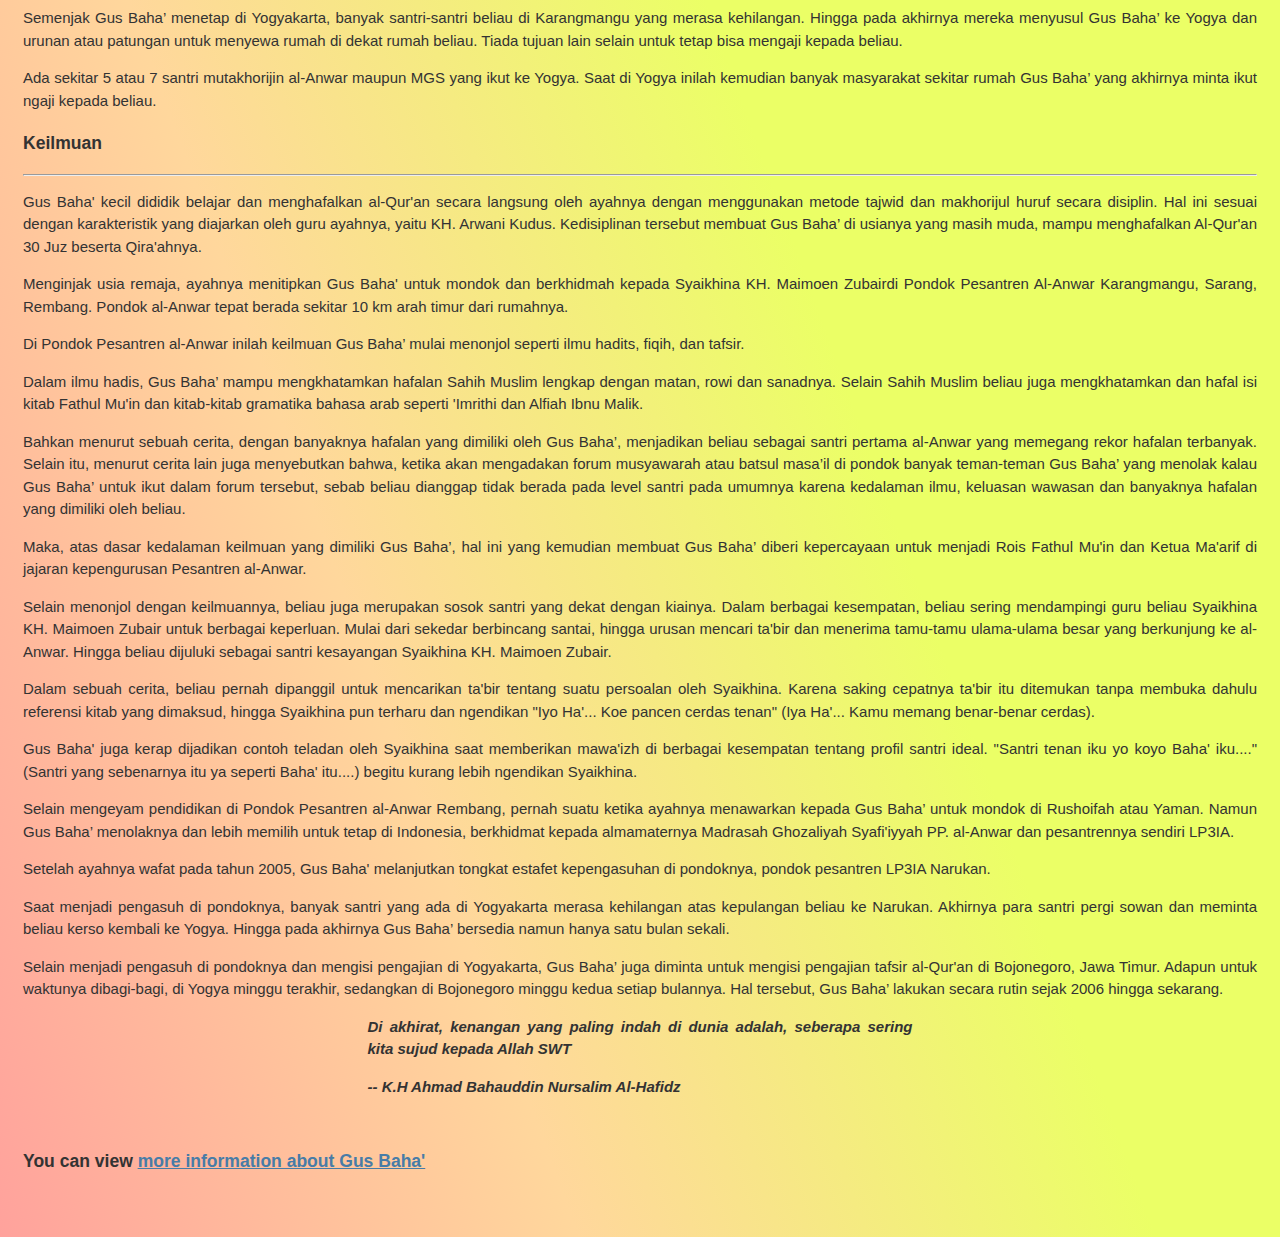
<file: frontend/tribut_page/tribut_page.html>
<!DOCTYPE html>
<html>

<head>
    <meta charset="UTF-8">
    <title>K.H Ahmad Bahauddin Nursalim Al-Hafidz</title>
    <link rel="stylesheet" href="style.css">
</head>

<body>
    <main id="main">
        <header id="title">
            <h1>K.H Ahmad Bahauddin Nursalim Al-Hafidz</h1>
            <p>Ulama pakar Al-Qur'an dan Fiqh</p>
        </header>
        <figure id="img-div">
            <img id="image" src="assets/gusbaha_foto.jpg" alt="Gus Baha's photo with white shirt " />
            <figcaption id="img-caption">
                Gambar K.H Ahmad Bahauddin Nursalim Al-Hafidz atau Gus Baha'
            </figcaption>
        </figure>
        <section id="tribute-info">
            <h2 id="headline">Biografi Singkat K.H Ahmad Bahauddin Nursalim Al-Hafidz atau Gus Baha'</h2>
            <h3 id="profil">Profil</h3>
            <hr>
            <p>K.H. Ahmad Bahauddin Nursalim atau lebih dikenal dengan Gus Baha' (lahir pada <time datetime="1970-03-15">15 Maret 1970</time> di Sarang, Rembang, Jawa Tengah) adalah salah satu ulama Nahdlatul Ulama (NU) yang berasal dari Rembang. Gus Baha' dikenal sebagai salah satu ulama ahli tafsir yang memiliki pengetahuan mendalam seputar al-Qur'an. Ia merupakan salah satu murid dari ulama kharismatik, K.H. Maimun Zubair. Gus Baha’ merupakan putra dari seorang ulama pakar Al-Qur’an dan juga pengasuh Pondok Pesantren Tahfidzul Qur'an LP3IA yang bernama KH. Nursalim al-Hafizh dari Narukan, Kragan, Rembang.</p>
            <p>Ayah Gus Baha’ (KH. Nursalim) merupakan murid dari KH. Arwani al-Hafidz Kudus dan KH. Abdullah Salam al-Hafidz Kajen Pati, yang nasabnya bersambung kepada para ulama besar.</p>
            <p>Dalam menjaga sekaligus membumikan al-Qur’an, ayah Gus Baha’ bersama dengan sahabatnya Gus Miek (KH. Hamim Jazuli) pada waktu itu beliau berdua membuat gerakan, yaitu dengan menyelenggarakan semaan Al-Qur’an secara keliling dari satu tempat ke tempat lain. Gerakan tersebut pada awalnya diberi nama Jantiko (Jamaah Anti Koler). Nama gerakan Jantiko kemudian mengalami perubahan menjadi Mantab (Majelis Nawaitu Topo Broto), lalu berubah lagi menjadi gerakan Dzikrul Ghafilin.</p>
            <p>Dari silsilah keluarga ayah, Gus Baha’ merupakan generasi ke-4 ulama-ulama ahli Al-Qur'an. Sedangkan dari silsilah keluarga ibu, Gus Baha’ menjadi bagian dari keluarga besar ulama Lasem, dari Bani Mbah Abdurrahman Basyaiban atau Mbah Sambu. </p>
            <h3 id="keluarga">Keluarga</h3>
            <hr>
            <p>Setelah menyelesaikan pendidikannya di Sarang, Gus Baha’ menikah dengan seorang anak Kiai yang bernama Ning Winda pilihan pamannya dari keluarga Pondok Pesantren Sidogiri, Pasuruan, Jawa Timur. Ada cerita menarik dengan pernikahan beliau. Jadi sebelum lamaran, Gus Baha’ menemui calon mertuanya dan mengutarakan sesuatu. Beliau mengutarakan bahwa kehidupan beliau bukanlah model kehidupan yang glamor, melainkan kehidupan yang sangat sederhana.</p>
            <p>Beliau berusaha meyakinkan calon mertuanya untuk berfikir ulang atas rencana pernikahan tersebut. Tentu maksud beliau agar mertuanya tidak kecewa di kemudian hari. Namun mertuanya hanya tersenyum dan mertuanya hanya mengatakan "klop" alias sami mawon kalih kulo (sama saja dengan saya).</p>
            <p>Kesederhanaan Gus Baha’ dibuktikan saat beliau berangkat ke Pondok Pesantren Sidogiri untuk melangsungkan upacara akad nikah yang telah ditentukan waktunya. Gus Baha’ berangkat sendiri ke Pasuruan dengan menumpang bus kelas ekonomi. Kesederhanaan beliau bukanlah sebuah kebetulan, namun merupakan hasil didikan ayahnya semenjak kecil.</p>
            <p>Setelah menikah, Gus Baha’ mencoba hidup mandiri dengan keluarga barunya. Gus Baha’ menetap di Yogyakarta. Selama di Yogya, beliau menyewa rumah untuk ditempati keluarga kecilnya.</p>
            <p>Semenjak Gus Baha’ menetap di Yogyakarta, banyak santri-santri beliau di Karangmangu yang merasa kehilangan. Hingga pada akhirnya mereka menyusul Gus Baha’ ke Yogya dan urunan atau patungan untuk menyewa rumah di dekat rumah beliau. Tiada tujuan lain selain untuk tetap bisa mengaji kepada beliau.</p>
            <p>Ada sekitar 5 atau 7 santri mutakhorijin al-Anwar maupun MGS yang ikut ke Yogya. Saat di Yogya inilah kemudian banyak masyarakat sekitar rumah Gus Baha’ yang akhirnya minta ikut ngaji kepada beliau. </p>

            <h3 id="keilmuan">Keilmuan</h3>
            <hr>
            <p>Gus Baha' kecil dididik belajar dan menghafalkan al-Qur'an secara langsung oleh ayahnya dengan menggunakan metode tajwid dan makhorijul huruf secara disiplin. Hal ini sesuai dengan karakteristik yang diajarkan oleh guru ayahnya, yaitu KH. Arwani Kudus. Kedisiplinan tersebut membuat Gus Baha’ di usianya yang masih muda, mampu menghafalkan Al-Qur'an 30 Juz beserta Qira'ahnya.</p>
            <p>Menginjak usia remaja, ayahnya menitipkan Gus Baha' untuk mondok dan berkhidmah kepada Syaikhina KH. Maimoen Zubairdi Pondok Pesantren Al-Anwar Karangmangu, Sarang, Rembang. Pondok al-Anwar tepat berada sekitar 10 km arah timur dari rumahnya.</p>
            <p>Di Pondok Pesantren al-Anwar inilah keilmuan Gus Baha’ mulai menonjol seperti ilmu hadits, fiqih, dan tafsir.</p>
            <p>Dalam ilmu hadis, Gus Baha’ mampu mengkhatamkan hafalan Sahih Muslim lengkap dengan matan, rowi dan sanadnya. Selain Sahih Muslim beliau juga mengkhatamkan dan hafal isi kitab Fathul Mu'in dan kitab-kitab gramatika bahasa arab seperti 'Imrithi dan Alfiah Ibnu Malik.</p>
            <p>Bahkan menurut sebuah cerita, dengan banyaknya hafalan yang dimiliki oleh Gus Baha’, menjadikan beliau sebagai santri pertama al-Anwar yang memegang rekor hafalan terbanyak. Selain itu, menurut cerita lain juga menyebutkan bahwa, ketika akan mengadakan forum musyawarah atau batsul masa’il di pondok banyak teman-teman Gus Baha’ yang menolak kalau Gus Baha’ untuk ikut dalam forum tersebut, sebab beliau dianggap tidak berada pada level santri pada umumnya karena kedalaman ilmu, keluasan wawasan dan banyaknya hafalan yang dimiliki oleh beliau.</p>
            <p>Maka, atas dasar kedalaman keilmuan yang dimiliki Gus Baha’, hal ini yang kemudian membuat Gus Baha’ diberi kepercayaan untuk menjadi Rois Fathul Mu'in dan Ketua Ma'arif di jajaran kepengurusan Pesantren al-Anwar.</p>
            <p>Selain menonjol dengan keilmuannya, beliau juga merupakan sosok santri yang dekat dengan kiainya. Dalam berbagai kesempatan, beliau sering mendampingi guru beliau Syaikhina KH. Maimoen Zubair untuk berbagai keperluan. Mulai dari sekedar berbincang santai, hingga urusan mencari ta'bir dan menerima tamu-tamu ulama-ulama besar yang berkunjung ke al-Anwar. Hingga beliau dijuluki sebagai santri kesayangan Syaikhina KH. Maimoen Zubair.</p>
            <p>Dalam sebuah cerita, beliau pernah dipanggil untuk mencarikan ta'bir tentang suatu persoalan oleh Syaikhina. Karena saking cepatnya ta'bir itu ditemukan tanpa membuka dahulu referensi kitab yang dimaksud, hingga Syaikhina pun terharu dan ngendikan "Iyo Ha'... Koe pancen cerdas tenan" (Iya Ha'... Kamu memang benar-benar cerdas).</p>
            <p>Gus Baha' juga kerap dijadikan contoh teladan oleh Syaikhina saat memberikan mawa'izh di berbagai kesempatan tentang profil santri ideal. "Santri tenan iku yo koyo Baha' iku...." (Santri yang sebenarnya itu ya seperti Baha' itu....) begitu kurang lebih ngendikan Syaikhina.</p>
            <p>Selain mengeyam pendidikan di Pondok Pesantren al-Anwar Rembang, pernah suatu ketika ayahnya menawarkan kepada Gus Baha’ untuk mondok di Rushoifah atau Yaman. Namun Gus Baha’ menolaknya dan lebih memilih untuk tetap di Indonesia, berkhidmat kepada almamaternya Madrasah Ghozaliyah Syafi'iyyah PP. al-Anwar dan pesantrennya sendiri LP3IA.</p>
            <p>Setelah ayahnya wafat pada tahun <time datetime="2005">2005</time>, Gus Baha' melanjutkan tongkat estafet kepengasuhan di pondoknya, pondok pesantren LP3IA Narukan.</p>
            <p>Saat menjadi pengasuh di pondoknya, banyak santri yang ada di Yogyakarta merasa kehilangan atas kepulangan beliau ke Narukan. Akhirnya para santri pergi sowan dan meminta beliau kerso kembali ke Yogya. Hingga pada akhirnya Gus Baha’ bersedia namun hanya satu bulan sekali.</p>
            <p>Selain menjadi pengasuh di pondoknya dan mengisi pengajian di Yogyakarta, Gus Baha’ juga diminta untuk mengisi pengajian tafsir al-Qur'an di Bojonegoro, Jawa Timur. Adapun untuk waktunya dibagi-bagi, di Yogya minggu terakhir, sedangkan di Bojonegoro minggu kedua setiap bulannya. Hal tersebut, Gus Baha’ lakukan secara rutin sejak <time datetime="2006">2006</time> hingga sekarang. </p>


            <blockquote cite="#">
                <p id="quote">Di akhirat, kenangan yang paling indah di dunia adalah, seberapa sering kita sujud kepada Allah SWT</p>
                <cite>-- K.H Ahmad Bahauddin Nursalim Al-Hafidz</cite>
            </blockquote>
            <h3>You can view <a id="tribute-link" href="#" target="_blank">more information about Gus Baha'</a></h3>
        </section>
    </main>
</body>

</html>
</file>
<file: frontend/landing_page/css/style.css>
body {
    background-color: rgba(34, 54, 89, 1);
    font-family: Arial, Helvetica, sans-serif;
    color: #fff;

}

.btn {

    padding: 0 5px;
    height: 40px;
    font-size: 1em;
    font-weight: 600;
    text-transform: uppercase;
    border: 3px black solid;
    border-radius: 2px;
    background: transparent;
    cursor: pointer;
}

.grid {
    display: flex;
}

a {
    text-decoration: none;
    color: aliceblue;
    font-family: Arial, Helvetica, sans-serif;
    font-size: 1.1rem;
}

header {
    position: fixed;
    background-color: rgba(10, 24, 49, 0.9);
    top: 0px;
    left: 0px;
    display: flex;
    flex-direction: row;
    justify-content: space-between;
    z-index: 5000;
    height: 60px;
    width: 100%;
}


#logo {
    position: relative;

    display: flex;
    flex-direction: row;

}

figure #header-img {
    height: 56px;
    margin-top: -2vh;

}

figcaption {
    position: relative;
    font-family: 'Rancho', Arial, Helvetica, sans-serif;
    font-weight: 500;
    font-size: 1.5rem;
    color: #fff;
}

@media (max-width:650px) {
    header {
        position: absolute;
        left: 0px;
        display: flex;
        flex-direction: column;
        height: auto;

    }

    #logo {
        margin-left: 25vw;
    }
}

#navbar {
    height: 60px;
}

#nav-bar ul {
    display: flex;
    flex-direction: row;
    position: relative;
    margin-top: auto;
}

@media (max-width) {
    #navbar {
        height: auto;
    }

    #nav-bar ul {
        display: flex;
        flex-direction: column;
        position: relative;
        margin-top: auto;
    }
}

#nav-bar ul li {
    margin: 1rem;
    list-style: none;

}

#form-section {
    position: relative;
    margin-top: 13vh;
    display: flex;
    flex-direction: column;
    align-items: center;
    justify-content: center;
    text-align: center;
    height: 200px;

}

#form {
    display: flex;
    flex-direction: column;
    align-items: center;
    justify-content: center;

}


#form input[type='email'] {
    max-width: 275px;
    width: 100%;
    padding: 5px;
}

#form input[type='submit'] {
    max-width: 150px;
    width: 100%;
    height: 30px;
    margin: 15px 0;
    border: 0;
    background-color: #f1c40f;
}

#form input[type='submit']:hover {
    background-color: orange;
    transition: background-color 1s;

}

@media (max-width:650px) {
    #form-section {
        margin-top: 36vh;
    }
}

#features {
    margin-top: 30px;
}

#features .icon {
    display: flex;
    align-items: center;
    justify-content: center;
    height: 125px;
    width: 20vw;
    color: rgb(38, 240, 38);
}

#how-it-works {
    margin-top: 50px;
    display: flex;
    justify-content: center;
}

#how-it-works>iframe {
    max-width: 560px;
    width: 100%;
}

#pricing {
    margin-top: 60px;
    display: flex;
    flex-direction: row;
    justify-content: center;
}

.product {
    display: flex;
    flex-direction: column;
    align-items: center;
    text-align: center;

    width: calc(100% / 3);
    margin: 10px;
    border: 1px solid rgb(255, 255, 255);
    border-radius: 3px;
}

.product>.level {
    background-color: rgb(49, 58, 73);
    color: rgb(255, 255, 255);
    padding: 15px 0;
    width: 100%;
    text-transform: uppercase;
    font-weight: 700;
}

.product>h2 {
    margin-top: 15px;
}

.product>ol {
    margin: 15px 0;
    padding-inline-start: 0px;
}

.product>ol>li {
    padding: 5px 0;
    list-style: none;
}

.product>button {
    border: 0;
    margin: 15px 0;
    background-color: #f1c40f;
    font-weight: 400;
}

.product>button:hover {
    background-color: orange;
    transition: background-color 1s;
}

@media (max-width: 800px) {
    #pricing {
        flex-direction: column;
    }

    .product {
        max-width: 300px;
        width: 100%;
        margin: 0 auto;
        margin-bottom: 10px;
    }
}

footer {
    position: absolute;
    left: 0px;
    
    width: 96vw;
    margin-top: 30px;
    background-color: rgb(49, 58, 73);
    padding: 20px;
}

footer>ul {
    display: flex;
    justify-content: flex-end;
}

footer>ul>li {
    padding: 0 10px;
    list-style: none;
}

footer>span {
    margin-top: 5px;
    display: flex;
    justify-content: flex-end;
    font-size: 0.9em;
    color: #444;
}
</file>
<file: frontend/tech-docs/style.css>
body {
    font-family: 'Segoe UI', Tahoma, Geneva, Verdana, sans-serif;
}

header {
    font-weight: 500;
    font-size: 1.6rem;
    margin: 20px;
    text-align: center;
}

nav {
    display: flex;
    flex-direction: column;
    position: fixed;
    width: 300px;
    min-width: 290px;
    height: 100%;
    top: 0px;
    left: 0px;
    border-right: solid;
    border-color: rgba(0, 22, 22, 0.4);

}

nav>ul {
    height: 88%;
    padding: 0;
    overflow-y: auto;
    overflow-x: hidden;
}

nav>ul>li {
    list-style-type: none;
    padding: 5px 10px;
    border-top: 1px solid;
    width: 100%;

}

nav>ul>li>a {
    display: block;
    text-decoration: none;
    color: #000;
    padding: 10px 30px;
    cursor: pointer;
}

#main-doc {
    position: absolute;
    margin-left: 310px;
    padding: 20px;
    margin-bottom: 100px;
}

.main-section>header {
    text-align: left;
    margin-left: -10px;
}

.main-section article {
    margin: 15px;
    font-size: 0.96em;
}
.main-section li {
    
        margin: 15px 0px 0px 20px;
      
}

code {
    display: block;
    text-align: left;
    white-space: pre-line;
    position: relative;
    word-break: normal;
    word-wrap: normal;
    line-height: 2;
    background-color: #f7f7f7;
    padding: 15px;
    margin: 10px;
    border-radius: 5px;
}
/* for mobile phones*/
@media (max-width:650px){
    nav > ul {
        border: 1px solid;
        height: 200px;
    }
    nav {
        position: absolute;
        top: 0px;
        padding: 0px;
        margin: 0px;
        width: 100%;
        max-height: 280px;
        border: none;
        z-index: 1;
        border-bottom: 1px solid;

    }
    #main-doc {
        margin-top: 280px;
        margin-left: 10px;
    }

    
}
</file>
<file: frontend/web_skd/assets/css/styles.css>
html {}

body {
    font-family: Arial, Helvetica, sans-serif;
    /*background: rgb(2,0,36);
background: -moz-linear-gradient(180deg, rgba(2,0,36,1) 0%, rgba(5,5,189,1) 100%, rgba(0,212,255,1) 100%);
background: -webkit-linear-gradient(180deg, rgba(2,0,36,1) 0%, rgba(5,5,189,1) 100%, rgba(0,212,255,1) 100%);
background: linear-gradient(180deg, rgba(2,0,36,1) 0%, rgba(5,5,189,1) 100%, rgba(0,212,255,1) 100%);
filter: progid:DXImageTransform.Microsoft.gradient(startColorstr="#020024",endColorstr="#00d4ff",GradientType=1);
*/
background-image: url(../bpbg.png);

    background-size: cover;
    background-repeat: no-repeat;

    background-position: center;

}





#form-body {
    background-color: rgba(255, 255, 255, 0.8);
    max-width: 800px;
    font-size: 1rem;
    color: #000;
    padding: 30px 30px 10px 30px;
    margin: 10px auto 10px auto;
    box-shadow: 0 10px 20px rgba(0, 0, 0, 0.19), 0 6px 6px rgba(0, 0, 0, 0.23);

}

#title,
section p {

    text-align: center;
    max-width: 800px;
    margin: 30px auto;
    //color:rgb(230, 240, 255);
    color: #fff;


}

#survey-form {
    display: grid;
    grid-template-columns: 1fr 1fr;
    grid-gap: 10px;
}

form.submitted input:invalid {
    box-shadow: 0 0 5px 1px red;
}


input:focus:invalid {
    box-shadow: none;
}

.input-box {
    height: 26px;
}

#name {
    text-transform: capitalize;
}

#email {
    text-transform: lowercase;
}

@media (max-width: 640px) {
    #survey-form {
        display: flex;
        flex-direction: column;
        grid-gap: 10px;
    }

    .label-top {
        position: relative;
        bottom: -5px;
        margin-bottom: 0px;
    }
}

select {
    font-size: 0.97rem;
}


fieldset {
    padding: 5px 0px 5px 0px;
    display: grid;
    grid-template-columns: 30px 1fr;
    justify-items: start;
    border-style: none;

}

@media (max-width: 640px) {
    fieldset {
        //padding: 5px 0px 5px 0px;
        display: grid;
        grid-template-columns: 30px 1fr;
        justify-items: start;
        border-style: none;
    }
}

#submit {
    font-size: 0.9rem;
    grid-column-start: 2;
    justify-self: start;
    color: #fff;
    height: 30px;
    width: fit-content;
    margin: 20px 10px 10px 1px;
    background-color: rgb(2, 9, 107);
    border: none;
}

@media (max-width: 640px) {
    #submit {
        grid-column-start: 2;
        grid-column-end: 3;
        position: relative;
        margin: 20px 10px 10px 1px;

        color: #fff;
        height: 30px;
        width: fit-content;
        background-color: rgba(2, 9, 107);
        border: none;
    }
}

#error-services-used {
    margin-top: 5px;
    color: red;
    font-size: 0.9rem;
    display: none;
}
</file>
<file: frontend/tribut_page/style.css>
html {
  /* Setting a base font size of 10px give us easier rem calculations
     Info: 1rem === 10px, 1.5rem === 15px, 2rem === 20px and so forth
   */
  font-size: 10px;
}

body {
  /* Native font stack https://getbootstrap.com/docs/4.2/content/reboot/#native-font-stack */
  font-family: -apple-system, BlinkMacSystemFont, 'Segoe UI', 'Roboto',
    'Helvetica Neue', Arial, sans-serif;
  font-size: 1.5rem;
  line-height: 1.5;
  text-align: left;
  color: #333;
  margin: 0;
  background:linear-gradient(70deg,#ffa29c, 
    #ffd79c,
    #ebff66,
    #ebff66,
    #66ffe3
    );

}

h1 {
  font-size: 4rem;
  margin-bottom: 0;
}

@media (max-width: 460px) {
  h1 {
    font-size: 2.5rem;
    line-height: 1.2;
  }
}

h2 {
  font-size: 3.25rem;
}
p {
	font-size: 1.5rem;
	text-align: justify;

}

a {
  color: #477ca7;
}

a:visited {
  color: #74638f;
}

#main {
  margin: 30px 8px;
  padding: 15px;
  border-radius: 5px;
 

}

@media (max-width: 460px) {
  #main {
    margin: 0;
  }
}

img {
  max-width: 100%;
  display: block;
  height: auto;
  margin: 0 auto;
}

#img-div {
  //background: white;
  padding: 10px;
  margin: 0;
}

#img-caption {
  margin: 15px 0 5px 0;
  text-align:center;
}

@media (max-width: 460px) {
	#headline{
		font-size:2.4rem;
		text-align: left;
	}
  #img-caption {
    font-size: 1.4rem;
  }
}

#headline {
  margin: 50px 0;
  

}



blockquote {
  font-style: italic;
  font-weight: 600;
  max-width: 545px;
  margin: 0 auto 50px auto;
  text-align: left;
}
</file>
